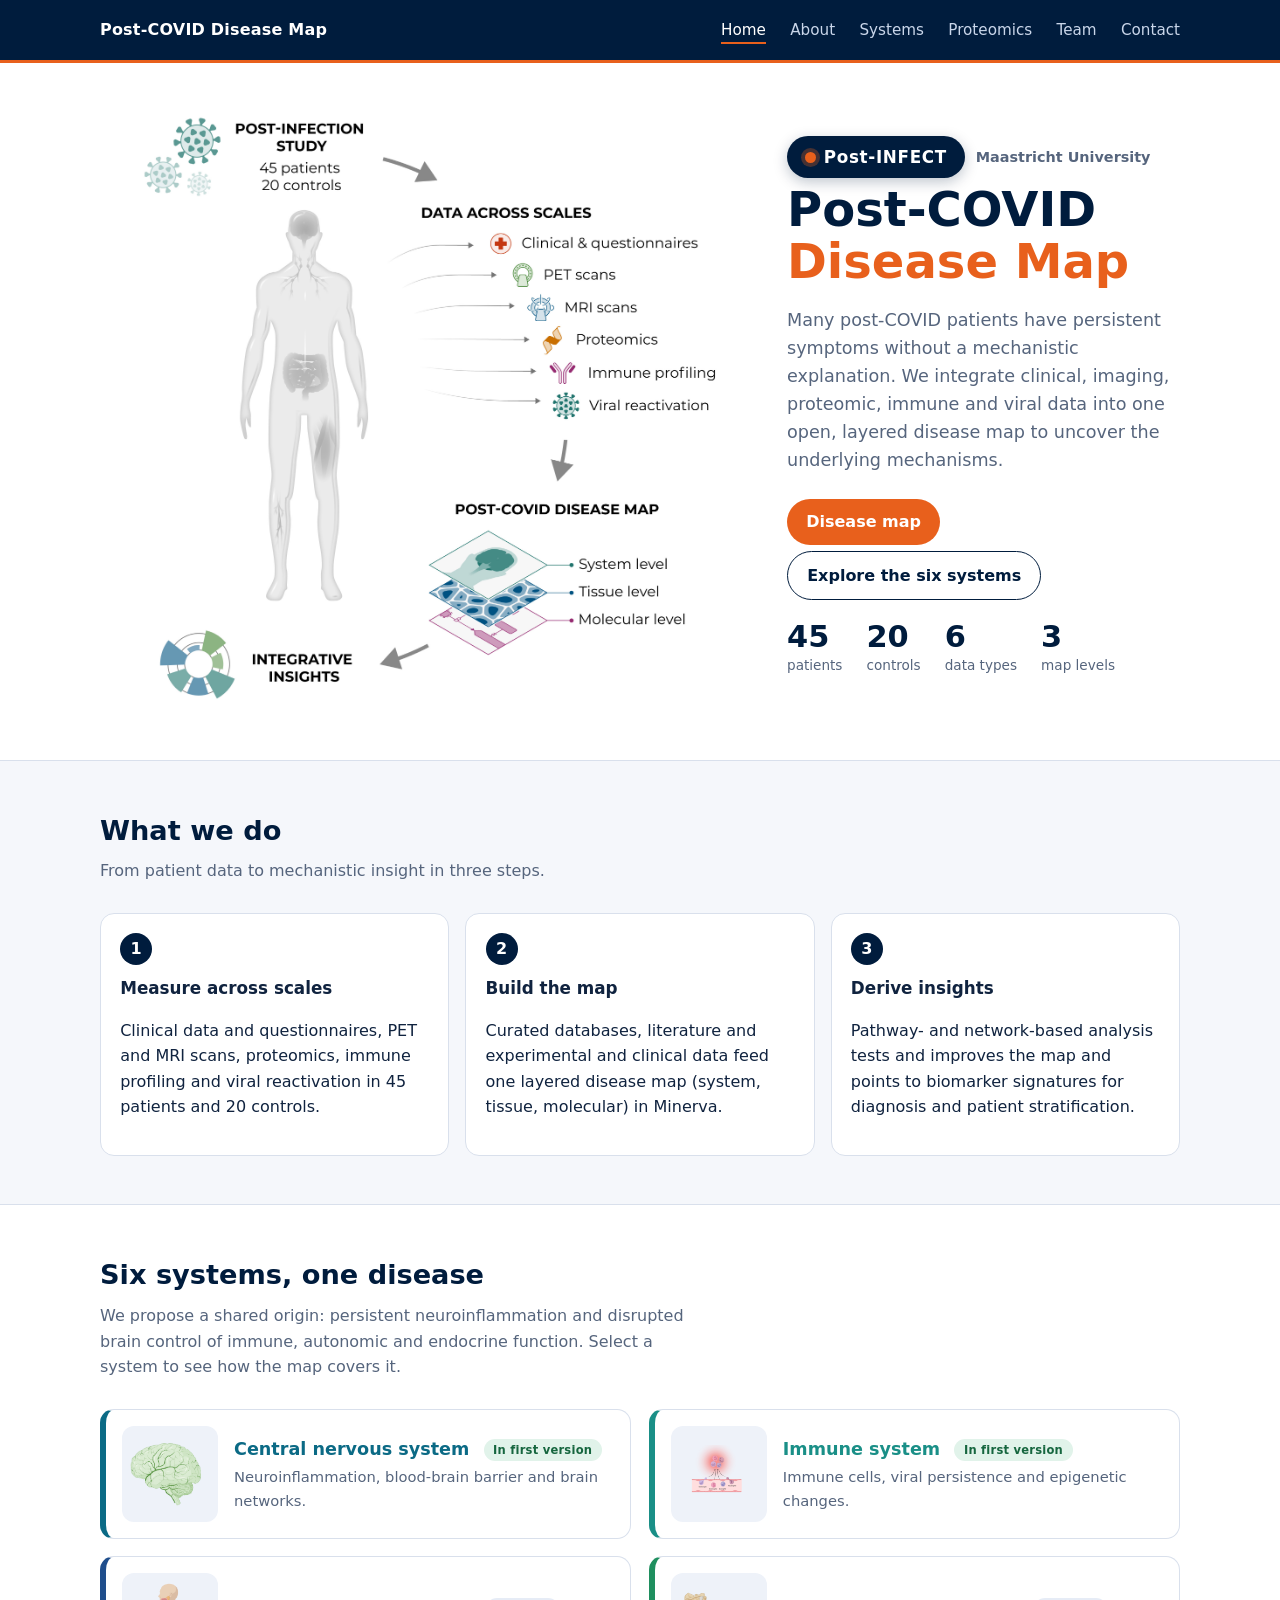
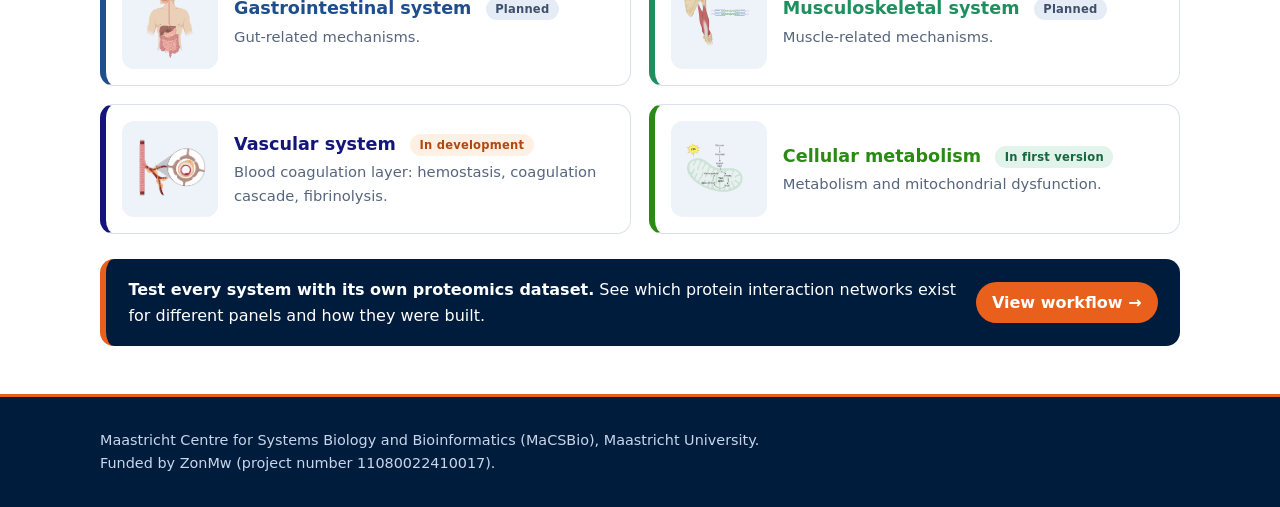
<file: index.html>
<!DOCTYPE html>
<html lang="en">
<head>
<meta charset="utf-8">
<meta name="viewport" content="width=device-width, initial-scale=1">
<title>Home | Post-COVID Disease Map</title>
<meta name="description" content="A multi-layer disease map for decoding post-COVID mechanisms.">
<link rel="stylesheet" href="style.css?v=3">
</head>
<body>
<header class="site-header"><div class="wrap">
  <a class="brand" href="index.html">Post-COVID Disease Map</a>
  <nav>
    <a href="index.html" class="active">Home</a>
    <a href="about.html">About</a>
    <a href="systems.html">Systems</a>
    <a href="proteomics-maps.html">Proteomics</a>
    <a href="team.html">Team</a>
    <a href="contact.html">Contact</a>
  </nav>
</div></header>
<main>
<div class="hero"><div class="wrap hero-grid">
  <figure class="hero-fig">
    <img src="assets/images/central.jpg" width="3000" height="2934" alt="Post-infection study (45 patients, 20 controls): data across scales feed the post-COVID disease map (system, tissue, molecular level), leading to integrative insights" fetchpriority="high">
  </figure>
  <div>
    <div class="project"><span class="project-badge"><i></i>Post-INFECT</span><span class="project-sub">Maastricht University</span></div>
    <h1>Post-COVID <span class="hl">Disease Map</span></h1>
    <p class="lead">Many post-COVID patients have persistent symptoms without a mechanistic explanation. We integrate clinical, imaging, proteomic, immune and viral data into one open, layered disease map to uncover the underlying mechanisms.</p>
    <a class="btn" href="https://postcovid.elixir-luxembourg.org/minerva/index.html?id=OL_phenotype_layer2_0&perfectMatch=false&z=4&x=1535&y=1105.25&modelId=416&backgroundId=2" target="_blank" rel="noopener">Disease map</a>
    <a class="btn ghost" href="#systems">Explore the six systems</a>
    <div class="stats">
      <div class="stat"><b>45</b><span>patients</span></div>
      <div class="stat"><b>20</b><span>controls</span></div>
      <div class="stat"><b>6</b><span>data types</span></div>
      <div class="stat"><b>3</b><span>map levels</span></div>
    </div>
  </div>
</div></div>

<section id="approach"><div class="wrap">
  <h2>What we do</h2>
  <p class="sub">From patient data to mechanistic insight in three steps.</p>
  <div class="steps">
    <div class="step"><div class="n">1</div><h3>Measure across scales</h3><p>Clinical data and questionnaires, PET and MRI scans, proteomics, immune profiling and viral reactivation in 45 patients and 20 controls.</p></div>
    <div class="step"><div class="n">2</div><h3>Build the map</h3><p>Curated databases, literature and experimental and clinical data feed one layered disease map (system, tissue, molecular) in Minerva.</p></div>
    <div class="step"><div class="n">3</div><h3>Derive insights</h3><p>Pathway- and network-based analysis tests and improves the map and points to biomarker signatures for diagnosis and patient stratification.</p></div>
  </div>
</div></section>

<section id="systems" style="background:#fff;border-top:1px solid var(--line)"><div class="wrap">
  <h2>Six systems, one disease</h2>
  <p class="sub">We propose a shared origin: persistent neuroinflammation and disrupted brain control of immune, autonomic and endocrine function. Select a system to see how the map covers it.</p>
  <div class="systems">
    <a class="sys cns" href="systems.html#cns"><img src="assets/images/png1.png" alt="Central nervous system"><div><h3>Central nervous system <span class="badge now">In first version</span></h3><p>Neuroinflammation, blood-brain barrier and brain networks.</p></div></a>
    <a class="sys immune" href="systems.html#immune"><img src="assets/images/png5.png" alt="Immune system"><div><h3>Immune system <span class="badge now">In first version</span></h3><p>Immune cells, viral persistence and epigenetic changes.</p></div></a>
    <a class="sys gi" href="systems.html#gi"><img src="assets/images/png2.png" alt="Gastrointestinal system"><div><h3>Gastrointestinal system <span class="badge next">Planned</span></h3><p>Gut-related mechanisms.</p></div></a>
    <a class="sys msk" href="systems.html#msk"><img src="assets/images/png6.png" alt="Musculoskeletal system"><div><h3>Musculoskeletal system <span class="badge next">Planned</span></h3><p>Muscle-related mechanisms.</p></div></a>
    <a class="sys vasc" href="systems.html#vasc"><img src="assets/images/png3.png" alt="Vascular system"><div><h3>Vascular system <span class="badge dev">In development</span></h3><p>Blood coagulation layer: hemostasis, coagulation cascade, fibrinolysis.</p></div></a>
    <a class="sys cell" href="systems.html#cell"><img src="assets/images/png4.png" alt="Cellular metabolism"><div><h3>Cellular metabolism <span class="badge now">In first version</span></h3><p>Metabolism and mitochondrial dysfunction.</p></div></a>
  </div>
  <a class="callout" href="proteomics-maps.html">
    <span><b>Test every system with its own proteomics dataset.</b> See which protein interaction networks exist for different panels and how they were built.</span>
    <span class="go">View workflow &rarr;</span>
  </a>
</div></section>
</main>
<footer><div class="wrap">
  Maastricht Centre for Systems Biology and Bioinformatics (MaCSBio), Maastricht University.<br>
  Funded by ZonMw (project number 11080022410017).
  <!-- TODO: add logos (Maastricht University, MaCSBio, post-INFECT, ZonMw) -->
</div></footer>
</body></html>
</file>
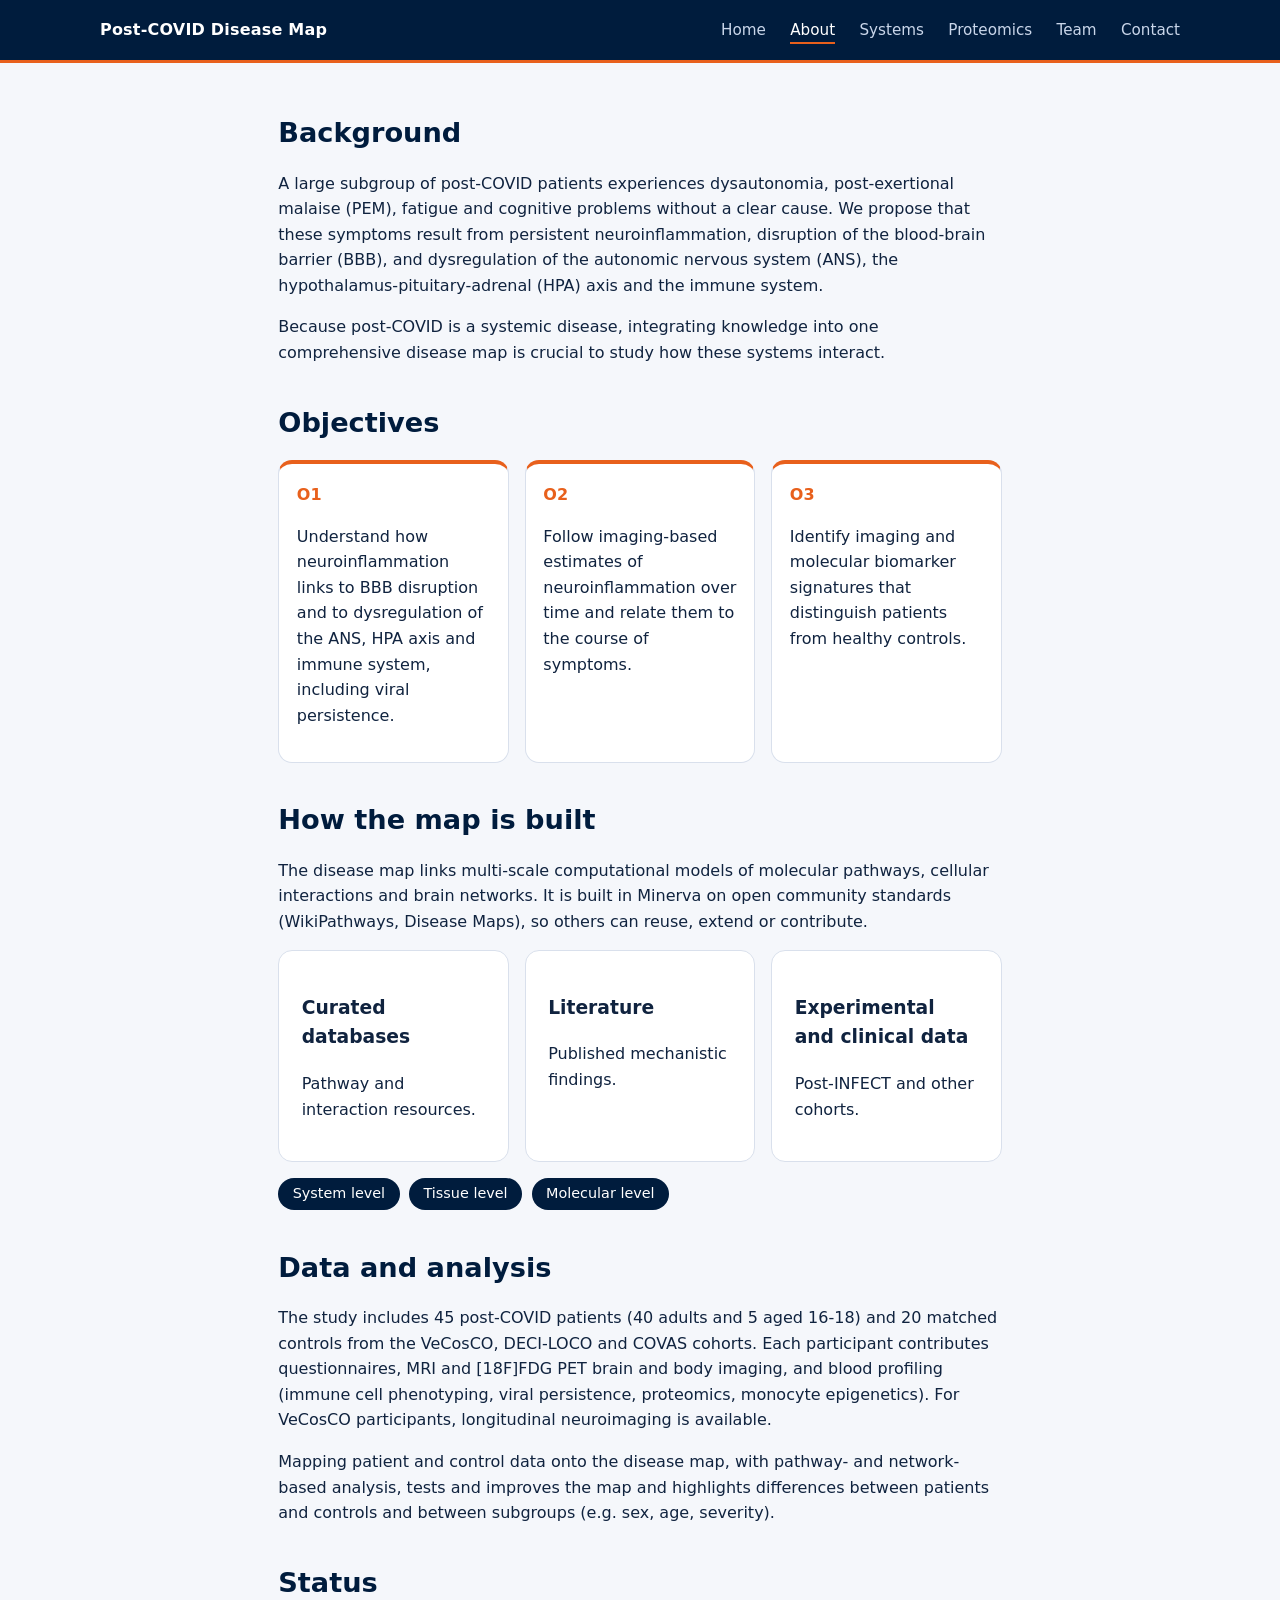
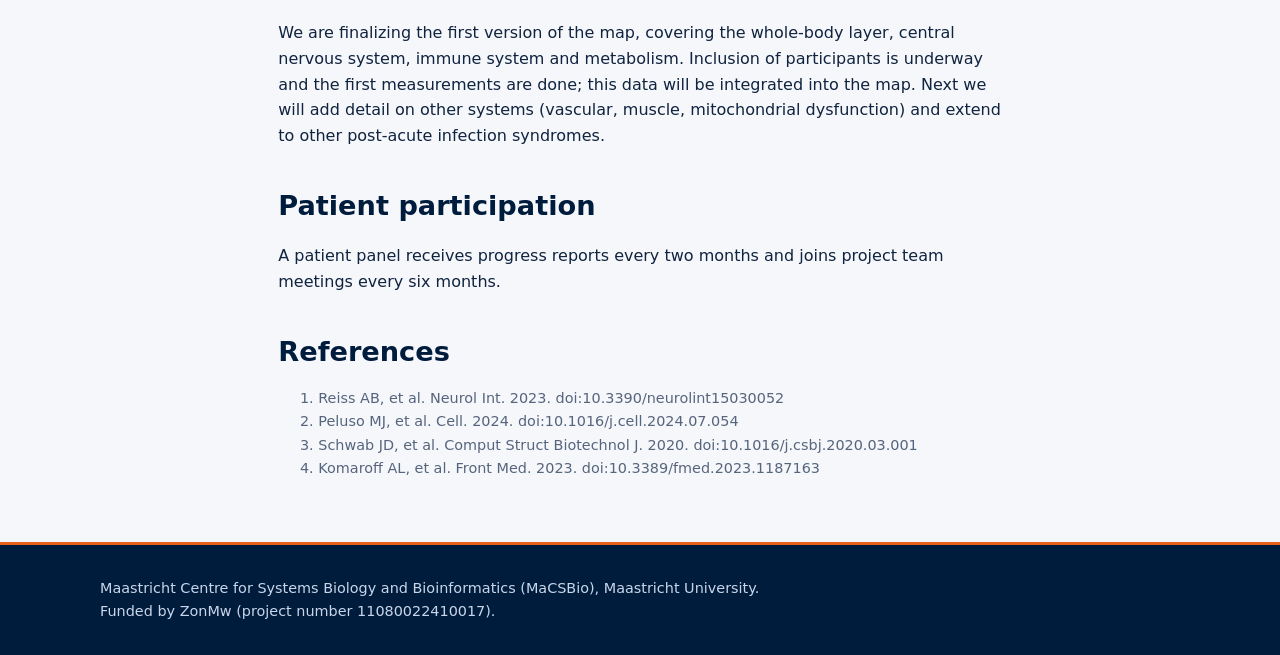
<file: about.html>
<!DOCTYPE html>
<html lang="en">
<head>
<meta charset="utf-8">
<meta name="viewport" content="width=device-width, initial-scale=1">
<title>About | Post-COVID Disease Map</title>
<meta name="description" content="A multi-layer disease map for decoding post-COVID mechanisms.">
<link rel="stylesheet" href="style.css?v=3">
</head>
<body>
<header class="site-header"><div class="wrap">
  <a class="brand" href="index.html">Post-COVID Disease Map</a>
  <nav>
    <a href="index.html">Home</a>
    <a href="about.html" class="active">About</a>
    <a href="systems.html">Systems</a>
    <a href="proteomics-maps.html">Proteomics</a>
    <a href="team.html">Team</a>
    <a href="contact.html">Contact</a>
  </nav>
</div></header>
<main><section><div class="wrap prose">
  <h2>Background</h2>
  <p>A large subgroup of post-COVID patients experiences dysautonomia, post-exertional malaise (PEM), fatigue and cognitive problems without a clear cause. We propose that these symptoms result from persistent neuroinflammation, disruption of the blood-brain barrier (BBB), and dysregulation of the autonomic nervous system (ANS), the hypothalamus-pituitary-adrenal (HPA) axis and the immune system.</p>
  <p>Because post-COVID is a systemic disease, integrating knowledge into one comprehensive disease map is crucial to study how these systems interact.</p>

  <h2>Objectives</h2>
  <div class="objs">
    <div class="obj"><b>O1</b><p>Understand how neuroinflammation links to BBB disruption and to dysregulation of the ANS, HPA axis and immune system, including viral persistence.</p></div>
    <div class="obj"><b>O2</b><p>Follow imaging-based estimates of neuroinflammation over time and relate them to the course of symptoms.</p></div>
    <div class="obj"><b>O3</b><p>Identify imaging and molecular biomarker signatures that distinguish patients from healthy controls.</p></div>
  </div>

  <h2>How the map is built</h2>
  <p>The disease map links multi-scale computational models of molecular pathways, cellular interactions and brain networks. It is built in Minerva on open community standards (WikiPathways, Disease Maps), so others can reuse, extend or contribute.</p>
  <div class="sources">
    <div class="card"><h3>Curated databases</h3><p>Pathway and interaction resources.</p></div>
    <div class="card"><h3>Literature</h3><p>Published mechanistic findings.</p></div>
    <div class="card"><h3>Experimental and clinical data</h3><p>Post-INFECT and other cohorts.</p></div>
  </div>
  <div class="levels"><span>System level</span><span>Tissue level</span><span>Molecular level</span></div>

  <h2>Data and analysis</h2>
  <p>The study includes 45 post-COVID patients (40 adults and 5 aged 16-18) and 20 matched controls from the VeCosCO, DECI-LOCO and COVAS cohorts. Each participant contributes questionnaires, MRI and [18F]FDG PET brain and body imaging, and blood profiling (immune cell phenotyping, viral persistence, proteomics, monocyte epigenetics). For VeCosCO participants, longitudinal neuroimaging is available.</p>
  <p>Mapping patient and control data onto the disease map, with pathway- and network-based analysis, tests and improves the map and highlights differences between patients and controls and between subgroups (e.g. sex, age, severity).</p>

  <h2>Status</h2>
  <p>We are finalizing the first version of the map, covering the whole-body layer, central nervous system, immune system and metabolism. Inclusion of participants is underway and the first measurements are done; this data will be integrated into the map. Next we will add detail on other systems (vascular, muscle, mitochondrial dysfunction) and extend to other post-acute infection syndromes.</p>

  <h2>Patient participation</h2>
  <p>A patient panel receives progress reports every two months and joins project team meetings every six months.</p>

  <h2>References</h2>
  <ol class="refs">
    <li>Reiss AB, et al. Neurol Int. 2023. doi:10.3390/neurolint15030052</li>
    <li>Peluso MJ, et al. Cell. 2024. doi:10.1016/j.cell.2024.07.054</li>
    <li>Schwab JD, et al. Comput Struct Biotechnol J. 2020. doi:10.1016/j.csbj.2020.03.001</li>
    <li>Komaroff AL, et al. Front Med. 2023. doi:10.3389/fmed.2023.1187163</li>
  </ol>
</div></section></main>
<footer><div class="wrap">
  Maastricht Centre for Systems Biology and Bioinformatics (MaCSBio), Maastricht University.<br>
  Funded by ZonMw (project number 11080022410017).
  <!-- TODO: add logos (Maastricht University, MaCSBio, post-INFECT, ZonMw) -->
</div></footer>
</body></html>
</file>
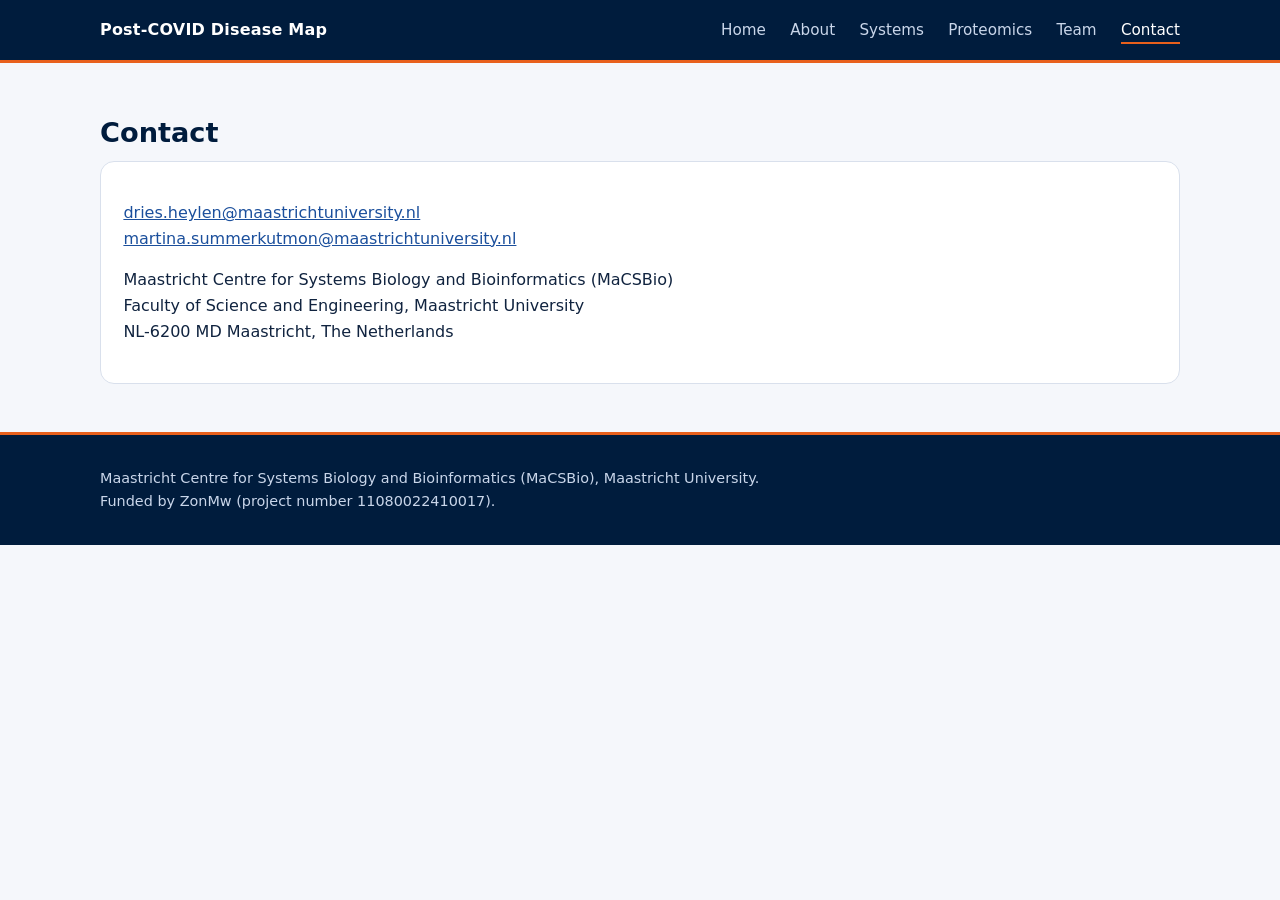
<file: contact.html>
<!DOCTYPE html>
<html lang="en">
<head>
<meta charset="utf-8">
<meta name="viewport" content="width=device-width, initial-scale=1">
<title>Contact | Post-COVID Disease Map</title>
<meta name="description" content="A multi-layer disease map for decoding post-COVID mechanisms.">
<link rel="stylesheet" href="style.css?v=3">
</head>
<body>
<header class="site-header"><div class="wrap">
  <a class="brand" href="index.html">Post-COVID Disease Map</a>
  <nav>
    <a href="index.html">Home</a>
    <a href="about.html">About</a>
    <a href="systems.html">Systems</a>
    <a href="proteomics-maps.html">Proteomics</a>
    <a href="team.html">Team</a>
    <a href="contact.html" class="active">Contact</a>
  </nav>
</div></header>
<main><section><div class="wrap">
  <h2>Contact</h2>
  <div class="card">
    <p><a href="mailto:dries.heylen@maastrichtuniversity.nl">dries.heylen@maastrichtuniversity.nl</a><br>
    <a href="mailto:martina.summerkutmon@maastrichtuniversity.nl">martina.summerkutmon@maastrichtuniversity.nl</a></p>
    <p>Maastricht Centre for Systems Biology and Bioinformatics (MaCSBio)<br>Faculty of Science and Engineering, Maastricht University<br>NL-6200 MD Maastricht, The Netherlands</p>
  </div>
</div></section></main>
<footer><div class="wrap">
  Maastricht Centre for Systems Biology and Bioinformatics (MaCSBio), Maastricht University.<br>
  Funded by ZonMw (project number 11080022410017).
  <!-- TODO: add logos (Maastricht University, MaCSBio, post-INFECT, ZonMw) -->
</div></footer>
</body></html>
</file>
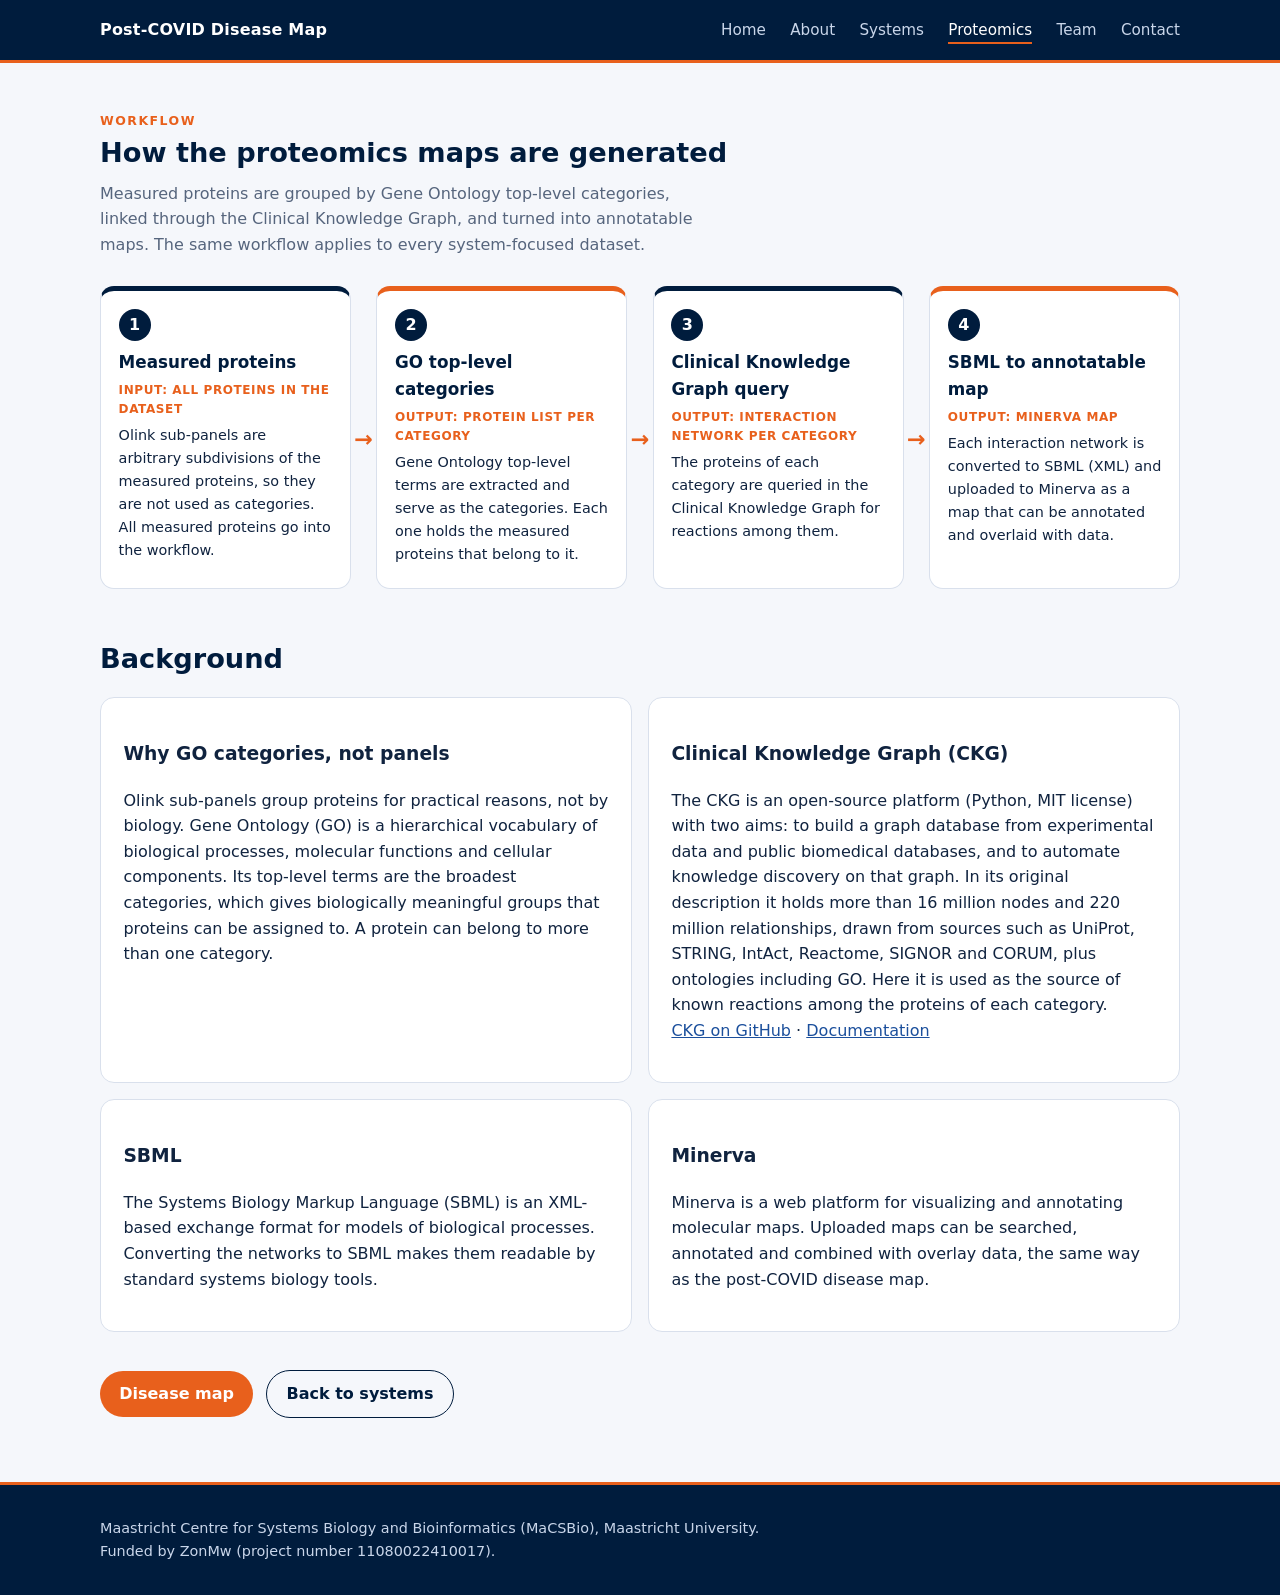
<file: proteomics-maps.html>
<!DOCTYPE html>
<html lang="en">
<head>
<meta charset="utf-8">
<meta name="viewport" content="width=device-width, initial-scale=1">
<title>Proteomics maps | Post-COVID Disease Map</title>
<meta name="description" content="How proteomics-based interaction maps are generated for the post-COVID disease map.">
<link rel="stylesheet" href="style.css?v=4">
</head>
<body>
<header class="site-header"><div class="wrap">
  <a class="brand" href="index.html">Post-COVID Disease Map</a>
  <nav>
    <a href="index.html">Home</a>
    <a href="about.html">About</a>
    <a href="systems.html">Systems</a>
    <a href="proteomics-maps.html" class="active">Proteomics</a>
    <a href="team.html">Team</a>
    <a href="contact.html">Contact</a>
  </nav>
</div></header>
<main>
<section><div class="wrap">
  <div class="eyebrow">Workflow</div>
  <h2>How the proteomics maps are generated</h2>
  <p class="sub">Measured proteins are grouped by Gene Ontology top-level categories, linked through the Clinical Knowledge Graph, and turned into annotatable maps. The same workflow applies to every system-focused dataset.</p>

  <ol class="flow">
    <li class="fstep"><div class="n">1</div>
      <h3>Measured proteins</h3>
      <p class="io">Input: all proteins in the dataset</p>
      <p>Olink sub-panels are arbitrary subdivisions of the measured proteins, so they are not used as categories. All measured proteins go into the workflow.</p></li>
    <li class="fstep"><div class="n">2</div>
      <h3>GO top-level categories</h3>
      <p class="io">Output: protein list per category</p>
      <p>Gene Ontology top-level terms are extracted and serve as the categories. Each one holds the measured proteins that belong to it.</p></li>
    <li class="fstep"><div class="n">3</div>
      <h3>Clinical Knowledge Graph query</h3>
      <p class="io">Output: interaction network per category</p>
      <p>The proteins of each category are queried in the Clinical Knowledge Graph for reactions among them.</p></li>
    <li class="fstep"><div class="n">4</div>
      <h3>SBML to annotatable map</h3>
      <p class="io">Output: Minerva map</p>
      <p>Each interaction network is converted to SBML (XML) and uploaded to Minerva as a map that can be annotated and overlaid with data.</p></li>
  </ol>

  <div class="bg">
    <h2>Background</h2>
    <div class="bggrid">
      <div class="card"><h3>Why GO categories, not panels</h3><p>Olink sub-panels group proteins for practical reasons, not by biology. Gene Ontology (GO) is a hierarchical vocabulary of biological processes, molecular functions and cellular components. Its top-level terms are the broadest categories, which gives biologically meaningful groups that proteins can be assigned to. A protein can belong to more than one category. <!-- TODO: state which GO branch and which top-level terms were used --></p></div>
      <div class="card"><h3>Clinical Knowledge Graph (CKG)</h3><p>The CKG is an open-source platform (Python, MIT license) with two aims: to build a graph database from experimental data and public biomedical databases, and to automate knowledge discovery on that graph. In its original description it holds more than 16 million nodes and 220 million relationships, drawn from sources such as UniProt, STRING, IntAct, Reactome, SIGNOR and CORUM, plus ontologies including GO. Here it is used as the source of known reactions among the proteins of each category. <!-- TODO: add CKG version and query criteria --><br>
      <a href="https://github.com/MannLabs/CKG" target="_blank" rel="noopener">CKG on GitHub</a> · <a href="https://ckg.readthedocs.io" target="_blank" rel="noopener">Documentation</a></p></div>
      <div class="card"><h3>SBML</h3><p>The Systems Biology Markup Language (SBML) is an XML-based exchange format for models of biological processes. Converting the networks to SBML makes them readable by standard systems biology tools.</p></div>
      <div class="card"><h3>Minerva</h3><p>Minerva is a web platform for visualizing and annotating molecular maps. Uploaded maps can be searched, annotated and combined with overlay data, the same way as the post-COVID disease map.</p></div>
    </div>
  </div>

  <p style="margin-top:2rem"><a class="btn" href="https://postcovid.elixir-luxembourg.org/minerva/index.html?id=OL_phenotype_layer2_0&perfectMatch=false&z=4&x=1535&y=1105.25&modelId=416&backgroundId=2" target="_blank" rel="noopener">Disease map</a>
  <a class="btn ghost" href="systems.html">Back to systems</a></p>
</div></section>
</main>
<footer><div class="wrap">
  Maastricht Centre for Systems Biology and Bioinformatics (MaCSBio), Maastricht University.<br>
  Funded by ZonMw (project number 11080022410017).
</div></footer>
</body></html>
</file>
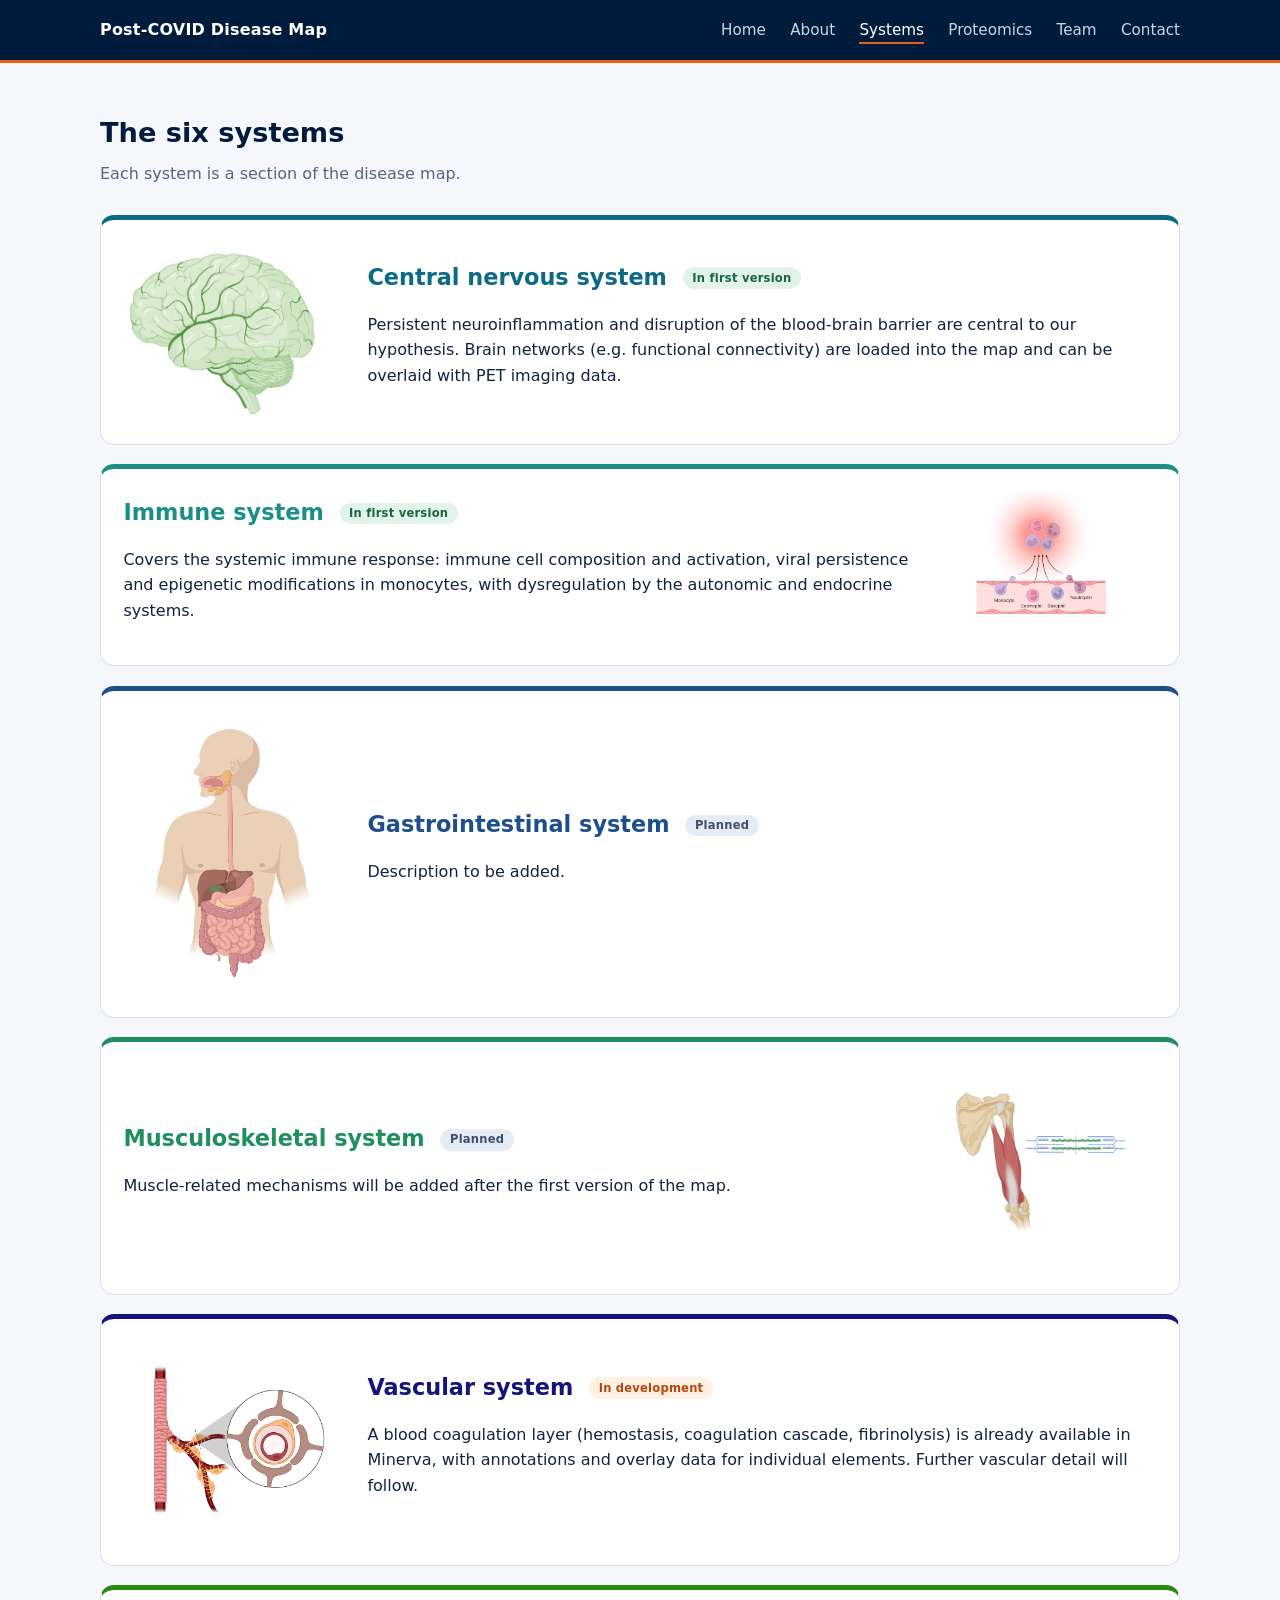
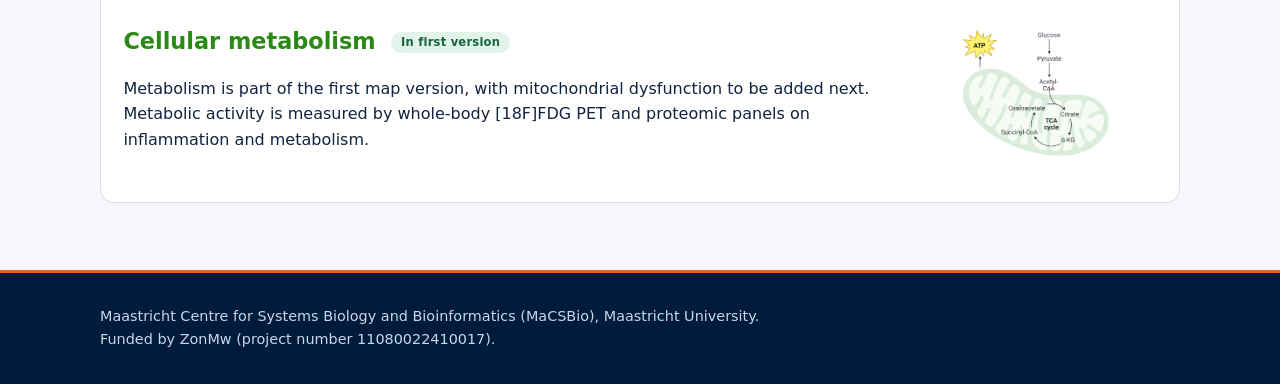
<file: systems.html>
<!DOCTYPE html>
<html lang="en">
<head>
<meta charset="utf-8">
<meta name="viewport" content="width=device-width, initial-scale=1">
<title>Systems | Post-COVID Disease Map</title>
<meta name="description" content="A multi-layer disease map for decoding post-COVID mechanisms.">
<link rel="stylesheet" href="style.css?v=3">
</head>
<body>
<header class="site-header"><div class="wrap">
  <a class="brand" href="index.html">Post-COVID Disease Map</a>
  <nav>
    <a href="index.html">Home</a>
    <a href="about.html">About</a>
    <a href="systems.html" class="active">Systems</a>
    <a href="proteomics-maps.html">Proteomics</a>
    <a href="team.html">Team</a>
    <a href="contact.html">Contact</a>
  </nav>
</div></header>
<main><section><div class="wrap">
  <h2>The six systems</h2>
  <p class="sub">Each system is a section of the disease map. <!-- TODO: add a Minerva link per system --></p>
  <article class="detail cns" id="cns">
    <img src="assets/images/png1.png" alt="Central nervous system">
    <div><h2>Central nervous system <span class="badge now">In first version</span></h2><p>Persistent neuroinflammation and disruption of the blood-brain barrier are central to our hypothesis. Brain networks (e.g. functional connectivity) are loaded into the map and can be overlaid with PET imaging data.</p></div>
  </article>
  <article class="detail immune" id="immune">
    <img src="assets/images/png5.png" alt="Immune system">
    <div><h2>Immune system <span class="badge now">In first version</span></h2><p>Covers the systemic immune response: immune cell composition and activation, viral persistence and epigenetic modifications in monocytes, with dysregulation by the autonomic and endocrine systems.</p></div>
  </article>
  <article class="detail gi" id="gi">
    <img src="assets/images/png2.png" alt="Gastrointestinal system">
    <div><h2>Gastrointestinal system <span class="badge next">Planned</span></h2><p>Description to be added.</p></div>
  </article>
  <article class="detail msk" id="msk">
    <img src="assets/images/png6.png" alt="Musculoskeletal system">
    <div><h2>Musculoskeletal system <span class="badge next">Planned</span></h2><p>Muscle-related mechanisms will be added after the first version of the map.</p></div>
  </article>
  <article class="detail vasc" id="vasc">
    <img src="assets/images/png3.png" alt="Vascular system">
    <div><h2>Vascular system <span class="badge dev">In development</span></h2><p>A blood coagulation layer (hemostasis, coagulation cascade, fibrinolysis) is already available in Minerva, with annotations and overlay data for individual elements. Further vascular detail will follow.</p></div>
  </article>
  <article class="detail cell" id="cell">
    <img src="assets/images/png4.png" alt="Cellular metabolism">
    <div><h2>Cellular metabolism <span class="badge now">In first version</span></h2><p>Metabolism is part of the first map version, with mitochondrial dysfunction to be added next. Metabolic activity is measured by whole-body [18F]FDG PET and proteomic panels on inflammation and metabolism.</p></div>
  </article>
</div></section></main>
<footer><div class="wrap">
  Maastricht Centre for Systems Biology and Bioinformatics (MaCSBio), Maastricht University.<br>
  Funded by ZonMw (project number 11080022410017).
  <!-- TODO: add logos (Maastricht University, MaCSBio, post-INFECT, ZonMw) -->
</div></footer>
</body></html>
</file>
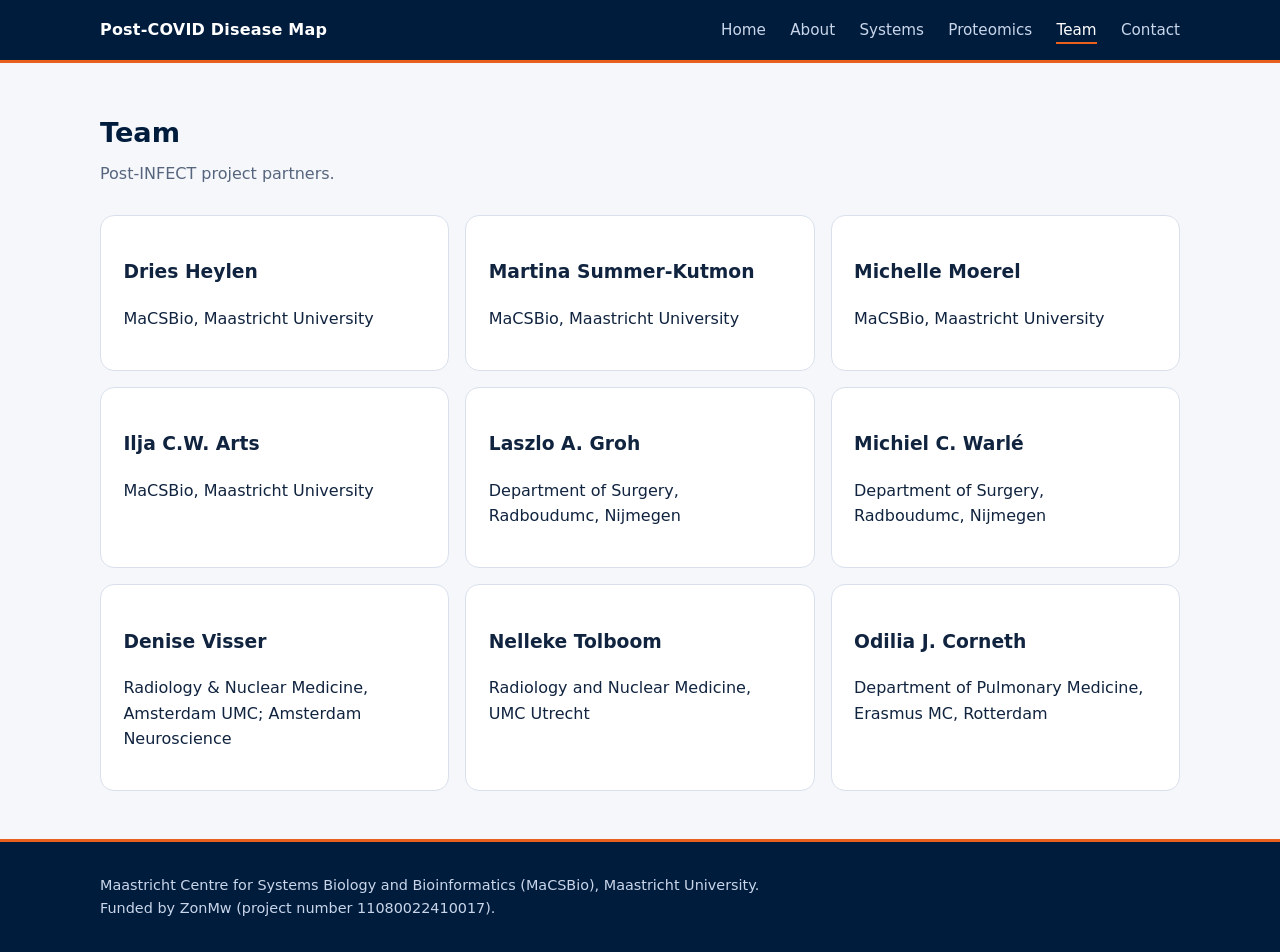
<file: team.html>
<!DOCTYPE html>
<html lang="en">
<head>
<meta charset="utf-8">
<meta name="viewport" content="width=device-width, initial-scale=1">
<title>Team | Post-COVID Disease Map</title>
<meta name="description" content="A multi-layer disease map for decoding post-COVID mechanisms.">
<link rel="stylesheet" href="style.css?v=3">
</head>
<body>
<header class="site-header"><div class="wrap">
  <a class="brand" href="index.html">Post-COVID Disease Map</a>
  <nav>
    <a href="index.html">Home</a>
    <a href="about.html">About</a>
    <a href="systems.html">Systems</a>
    <a href="proteomics-maps.html">Proteomics</a>
    <a href="team.html" class="active">Team</a>
    <a href="contact.html">Contact</a>
  </nav>
</div></header>
<main><section><div class="wrap"><h2>Team</h2><p class="sub">Post-INFECT project partners.</p><div class="people">
    <div class="card"><h3>Dries Heylen</h3><p>MaCSBio, Maastricht University</p></div>
    <div class="card"><h3>Martina Summer-Kutmon</h3><p>MaCSBio, Maastricht University</p></div>
    <div class="card"><h3>Michelle Moerel</h3><p>MaCSBio, Maastricht University</p></div>
    <div class="card"><h3>Ilja C.W. Arts</h3><p>MaCSBio, Maastricht University</p></div>
    <div class="card"><h3>Laszlo A. Groh</h3><p>Department of Surgery, Radboudumc, Nijmegen</p></div>
    <div class="card"><h3>Michiel C. Warlé</h3><p>Department of Surgery, Radboudumc, Nijmegen</p></div>
    <div class="card"><h3>Denise Visser</h3><p>Radiology &amp; Nuclear Medicine, Amsterdam UMC; Amsterdam Neuroscience</p></div>
    <div class="card"><h3>Nelleke Tolboom</h3><p>Radiology and Nuclear Medicine, UMC Utrecht</p></div>
    <div class="card"><h3>Odilia J. Corneth</h3><p>Department of Pulmonary Medicine, Erasmus MC, Rotterdam</p></div>
</div></div></section></main>
<footer><div class="wrap">
  Maastricht Centre for Systems Biology and Bioinformatics (MaCSBio), Maastricht University.<br>
  Funded by ZonMw (project number 11080022410017).
  <!-- TODO: add logos (Maastricht University, MaCSBio, post-INFECT, ZonMw) -->
</div></footer>
</body></html>
</file>
<file: style.css>
:root{
  --ink:#10233f; --muted:#56657d; --bg:#f5f7fb; --card:#ffffff; --line:#d9e0ec;
  --brand:#001c3d; --orange:#e8601c; --accent:#e8601c; --accent-2:#1b4f9c; --soft:#e6ecf6;
  --cns:#0b6a85; --immune:#1a8f87; --gi:#1f4e8c; --msk:#1f8f5f; --vasc:#14147a; --cell:#2a8a14;
  --radius:14px; --max:1120px;
}
*{box-sizing:border-box}
html{scroll-behavior:smooth}
body{margin:0;font-family:system-ui,-apple-system,"Segoe UI",Roboto,sans-serif;color:var(--ink);background:var(--bg);line-height:1.6}
a{color:var(--accent-2)}
.wrap{max-width:var(--max);margin:0 auto;padding:0 1.25rem}

/* header */
.site-header{background:var(--brand);color:#fff;position:sticky;top:0;z-index:10;border-bottom:3px solid var(--orange)}
.site-header .wrap{display:flex;align-items:center;justify-content:space-between;gap:1rem;min-height:60px;flex-wrap:wrap}
.brand{color:#fff;text-decoration:none;font-weight:700;letter-spacing:.2px}
nav a{color:#c9d6ea;text-decoration:none;margin-left:1.2rem;font-size:.95rem;padding:.2rem 0;border-bottom:2px solid transparent}
nav a:hover,nav a.active{color:#fff;border-bottom-color:var(--orange)}

/* hero: the main figure, shown immediately */
.hero{background:#fff;border-bottom:1px solid var(--line);padding:1.5rem 0 2rem}
.hero-grid{display:grid;grid-template-columns:minmax(0,1.25fr) minmax(0,.75fr);gap:2rem;align-items:center}
.hero-fig{margin:0}
.hero-fig img{display:block;width:100%;height:auto;max-height:calc(100vh - 110px);object-fit:contain}
.eyebrow{text-transform:uppercase;font-size:.78rem;letter-spacing:.12em;color:var(--accent);font-weight:700}
.hero h1{font-size:clamp(2rem,4vw,3rem);line-height:1.1;margin:.3rem 0 .8rem;color:var(--brand)}
.lead{font-size:1.1rem;color:var(--muted)}
.btn{display:inline-block;background:var(--accent);color:#fff;text-decoration:none;padding:.65rem 1.2rem;border-radius:999px;font-weight:600;margin:.4rem .5rem 0 0}
.btn.ghost{background:transparent;color:var(--brand);border:1.5px solid var(--brand)}
.btn:hover{filter:brightness(1.08)}
.stats{display:flex;gap:1.5rem;margin-top:1.4rem;flex-wrap:wrap}
.stat b{display:block;font-size:1.9rem;color:var(--brand);line-height:1}
.stat span{font-size:.85rem;color:var(--muted)}

/* sections */
section{padding:3rem 0}
section h2{font-size:1.7rem;color:var(--brand);margin:0 0 .4rem}
.sub{color:var(--muted);max-width:60ch;margin:0 0 1.8rem}

/* steps */
.steps{display:grid;grid-template-columns:repeat(3,1fr);gap:1rem}
.step{background:var(--card);border:1px solid var(--line);border-radius:var(--radius);padding:1.2rem}
.step .n{display:inline-grid;place-items:center;width:2rem;height:2rem;border-radius:50%;background:var(--brand);color:#fff;font-weight:700;margin-bottom:.5rem}
.step h3{margin:.1rem 0 .3rem;font-size:1.05rem}

/* systems: horizontal cards, image on the left, colour rail */
.systems{display:grid;grid-template-columns:repeat(2,1fr);gap:1.1rem}
.sys{display:flex;gap:1rem;align-items:center;background:var(--card);border:1px solid var(--line);border-left:6px solid var(--c);border-radius:var(--radius);padding:1rem;text-decoration:none;color:inherit;transition:transform .15s,box-shadow .15s}
.sys:hover{transform:translateY(-3px);box-shadow:0 10px 24px rgba(15,76,92,.12)}
.sys img{width:96px;height:96px;object-fit:contain;flex:none;background:#eef2f9;border-radius:12px;padding:6px}
.sys h3{margin:0 0 .15rem;color:var(--c);font-size:1.1rem}
.sys p{margin:0;font-size:.92rem;color:var(--muted)}
.cns{--c:var(--cns)} .immune{--c:var(--immune)} .gi{--c:var(--gi)}
.msk{--c:var(--msk)} .vasc{--c:var(--vasc)} .cell{--c:var(--cell)}

.chips{display:flex;gap:.5rem;flex-wrap:wrap;margin-top:1.4rem}
.chip{background:var(--soft);color:var(--brand);padding:.3rem .8rem;border-radius:999px;font-size:.85rem;font-weight:600}

/* detail rows on systems.html */
.detail{display:grid;grid-template-columns:220px 1fr;gap:1.5rem;align-items:center;background:var(--card);border:1px solid var(--line);border-top:5px solid var(--c);border-radius:var(--radius);padding:1.4rem;margin-bottom:1.2rem;scroll-margin-top:80px}
.detail:nth-child(even){grid-template-columns:1fr 220px}
.detail:nth-child(even) img{order:2}
.detail img{width:100%;max-width:220px;height:auto;justify-self:center}
.detail h2{color:var(--c);font-size:1.4rem}

/* misc */
.card{background:var(--card);border:1px solid var(--line);border-radius:var(--radius);padding:1.4rem}
.people{display:grid;grid-template-columns:repeat(3,1fr);gap:1rem}
footer{background:var(--brand);color:#c9d6ea;border-top:3px solid var(--orange);padding:2rem 0;font-size:.9rem}
footer a{color:#fff}

@media (max-width:860px){
  .hero-grid,.steps,.systems,.people{grid-template-columns:1fr}
  .detail,.detail:nth-child(even){grid-template-columns:1fr}
  .detail:nth-child(even) img{order:0}
  nav a{margin:0 .8rem 0 0}
}

/* badges, text blocks, about page */
.badge{display:inline-block;font-size:.72rem;font-weight:700;padding:.1rem .6rem;border-radius:999px;margin-left:.5rem;vertical-align:middle;letter-spacing:.02em}
.badge.now{background:#e1f3ea;color:#16663f}
.badge.dev{background:#fff0e4;color:#b4470a}
.badge.next{background:#e6ecf6;color:#3d4f6b}
.prose{max-width:75ch}
.prose h2{margin-top:2.2rem}
.prose h2:first-child{margin-top:0}
.objs{display:grid;grid-template-columns:repeat(3,1fr);gap:1rem;margin:1rem 0}
.obj{background:var(--card);border:1px solid var(--line);border-top:4px solid var(--orange);border-radius:var(--radius);padding:1.1rem}
.obj b{color:var(--orange)}
.sources{display:grid;grid-template-columns:repeat(3,1fr);gap:1rem;margin:1rem 0}
.levels{display:flex;gap:.6rem;flex-wrap:wrap;margin:.5rem 0 1rem}
.levels span{background:var(--brand);color:#fff;padding:.3rem .9rem;border-radius:999px;font-size:.9rem}
.refs{font-size:.9rem;color:var(--muted)}
@media (max-width:860px){.objs,.sources{grid-template-columns:1fr}}

/* project badge */
.project{display:flex;align-items:center;gap:.7rem;flex-wrap:wrap;margin-bottom:.3rem}
.project-badge{display:inline-flex;align-items:center;gap:.5rem;background:var(--brand);color:#fff;font-weight:800;font-size:1.05rem;letter-spacing:.04em;padding:.45rem 1.1rem;border-radius:999px;box-shadow:0 4px 14px rgba(0,28,61,.25)}
.project-badge i{width:.7rem;height:.7rem;border-radius:50%;background:var(--orange);box-shadow:0 0 0 4px rgba(232,96,28,.3)}
.project-sub{color:var(--muted);font-size:.9rem;font-weight:600}
.hero h1 .hl{color:var(--orange)}

/* clickable statement */
.callout{display:flex;align-items:center;justify-content:space-between;gap:1.2rem;margin-top:1.6rem;padding:1.1rem 1.4rem;background:var(--brand);color:#fff;border-radius:var(--radius);border-left:6px solid var(--orange);text-decoration:none;transition:transform .15s,box-shadow .15s}
.callout:hover{transform:translateY(-2px);box-shadow:0 10px 24px rgba(0,28,61,.25)}
.callout b{color:#fff}
.callout .go{flex:none;background:var(--orange);color:#fff;font-weight:700;padding:.5rem 1rem;border-radius:999px;white-space:nowrap}

/* workflow */
.flow{list-style:none;margin:1.5rem 0 0;padding:0;display:grid;grid-template-columns:repeat(4,1fr);gap:1.6rem}
.fstep{position:relative;background:var(--card);border:1px solid var(--line);border-top:5px solid var(--brand);border-radius:var(--radius);padding:1.1rem}
.fstep:nth-child(even){border-top-color:var(--orange)}
.fstep:not(:last-child)::after{content:"\2192";position:absolute;right:-1.45rem;top:50%;transform:translateY(-50%);font-size:1.4rem;color:var(--orange);font-weight:700}
.fstep .n{display:inline-grid;place-items:center;width:2rem;height:2rem;border-radius:50%;background:var(--brand);color:#fff;font-weight:700;margin-bottom:.4rem}
.fstep h3{margin:.1rem 0 .2rem;font-size:1.05rem;color:var(--brand)}
.fstep p{font-size:.9rem;margin:.3rem 0}
.fstep .io{font-size:.75rem;font-weight:700;text-transform:uppercase;letter-spacing:.05em;color:var(--orange)}
.bg{margin-top:3rem}
.bggrid{display:grid;grid-template-columns:repeat(2,1fr);gap:1rem;margin-top:1rem}
@media (max-width:1000px){
  .flow{grid-template-columns:1fr}
  .fstep:not(:last-child)::after{content:"\2193";right:auto;left:50%;top:auto;bottom:-1.5rem;transform:translateX(-50%)}
  .bggrid{grid-template-columns:1fr}
  .callout{flex-direction:column;align-items:flex-start}
}
</file>
